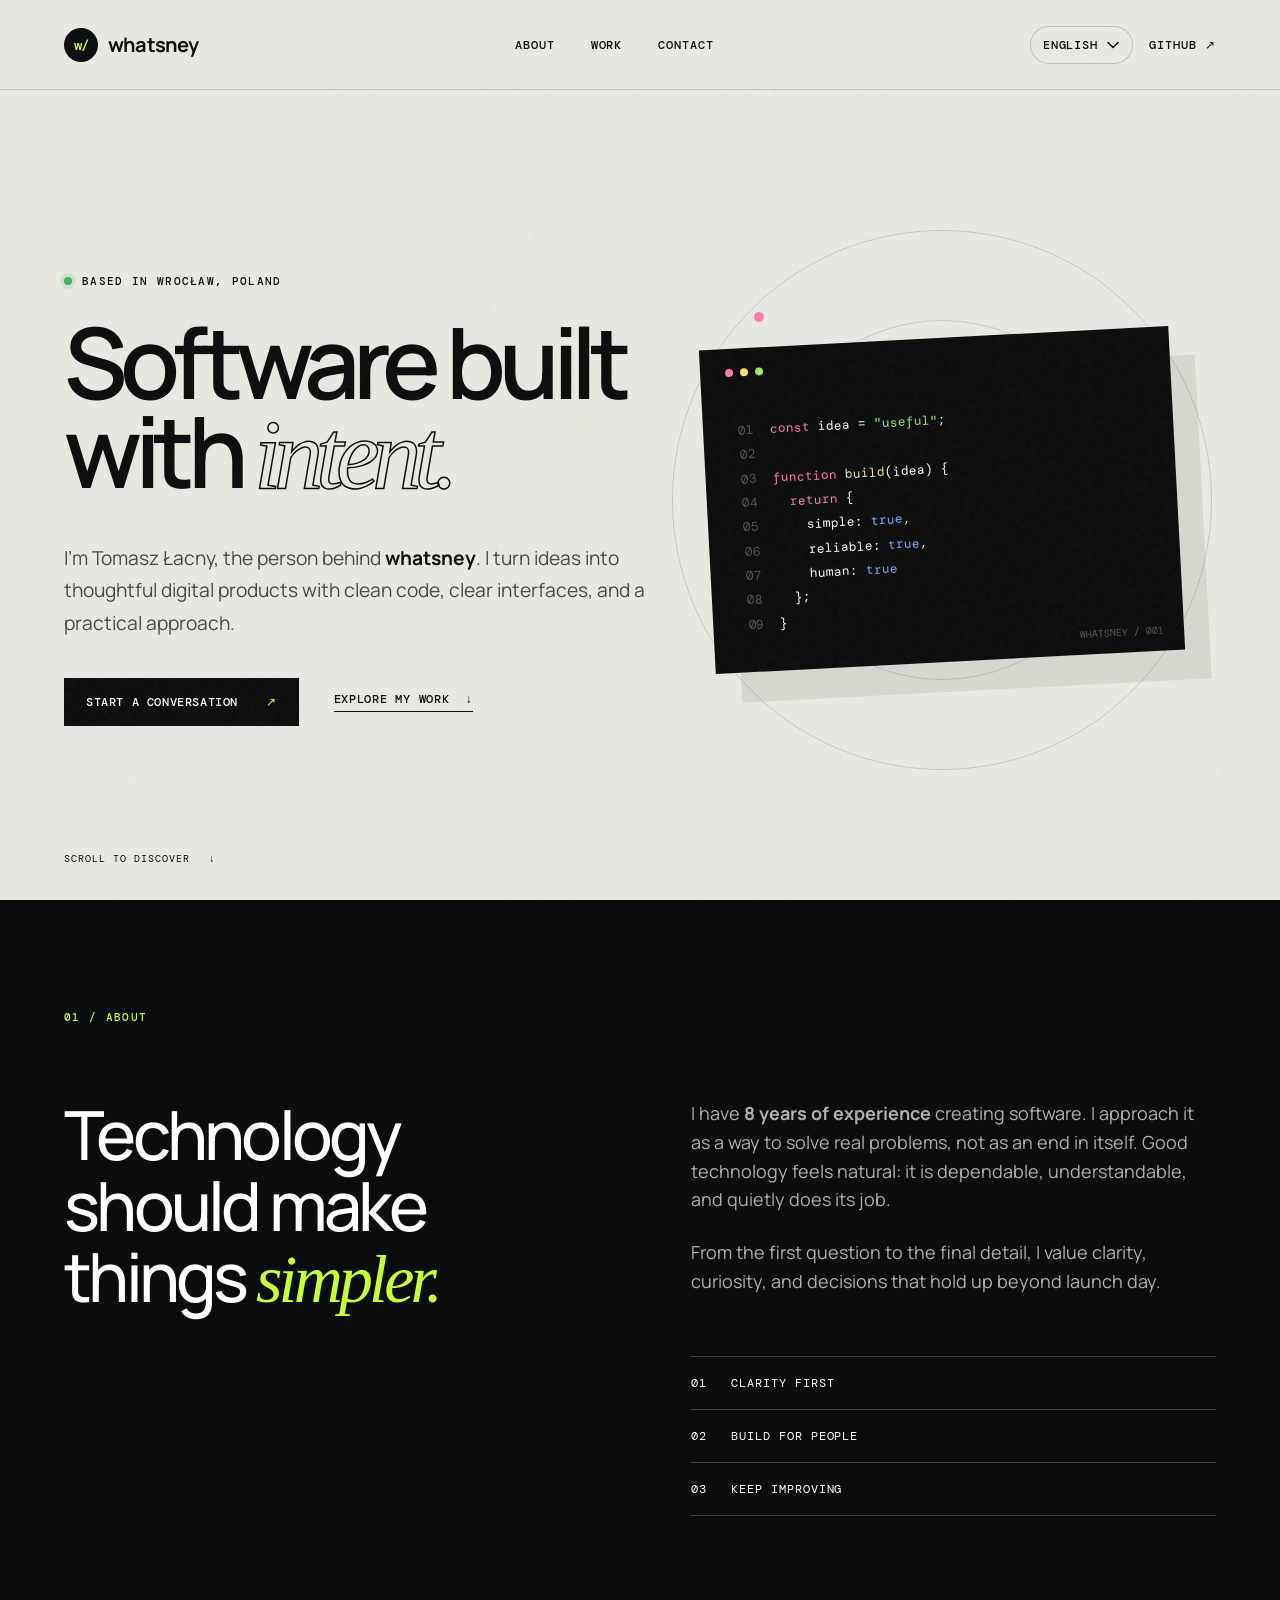
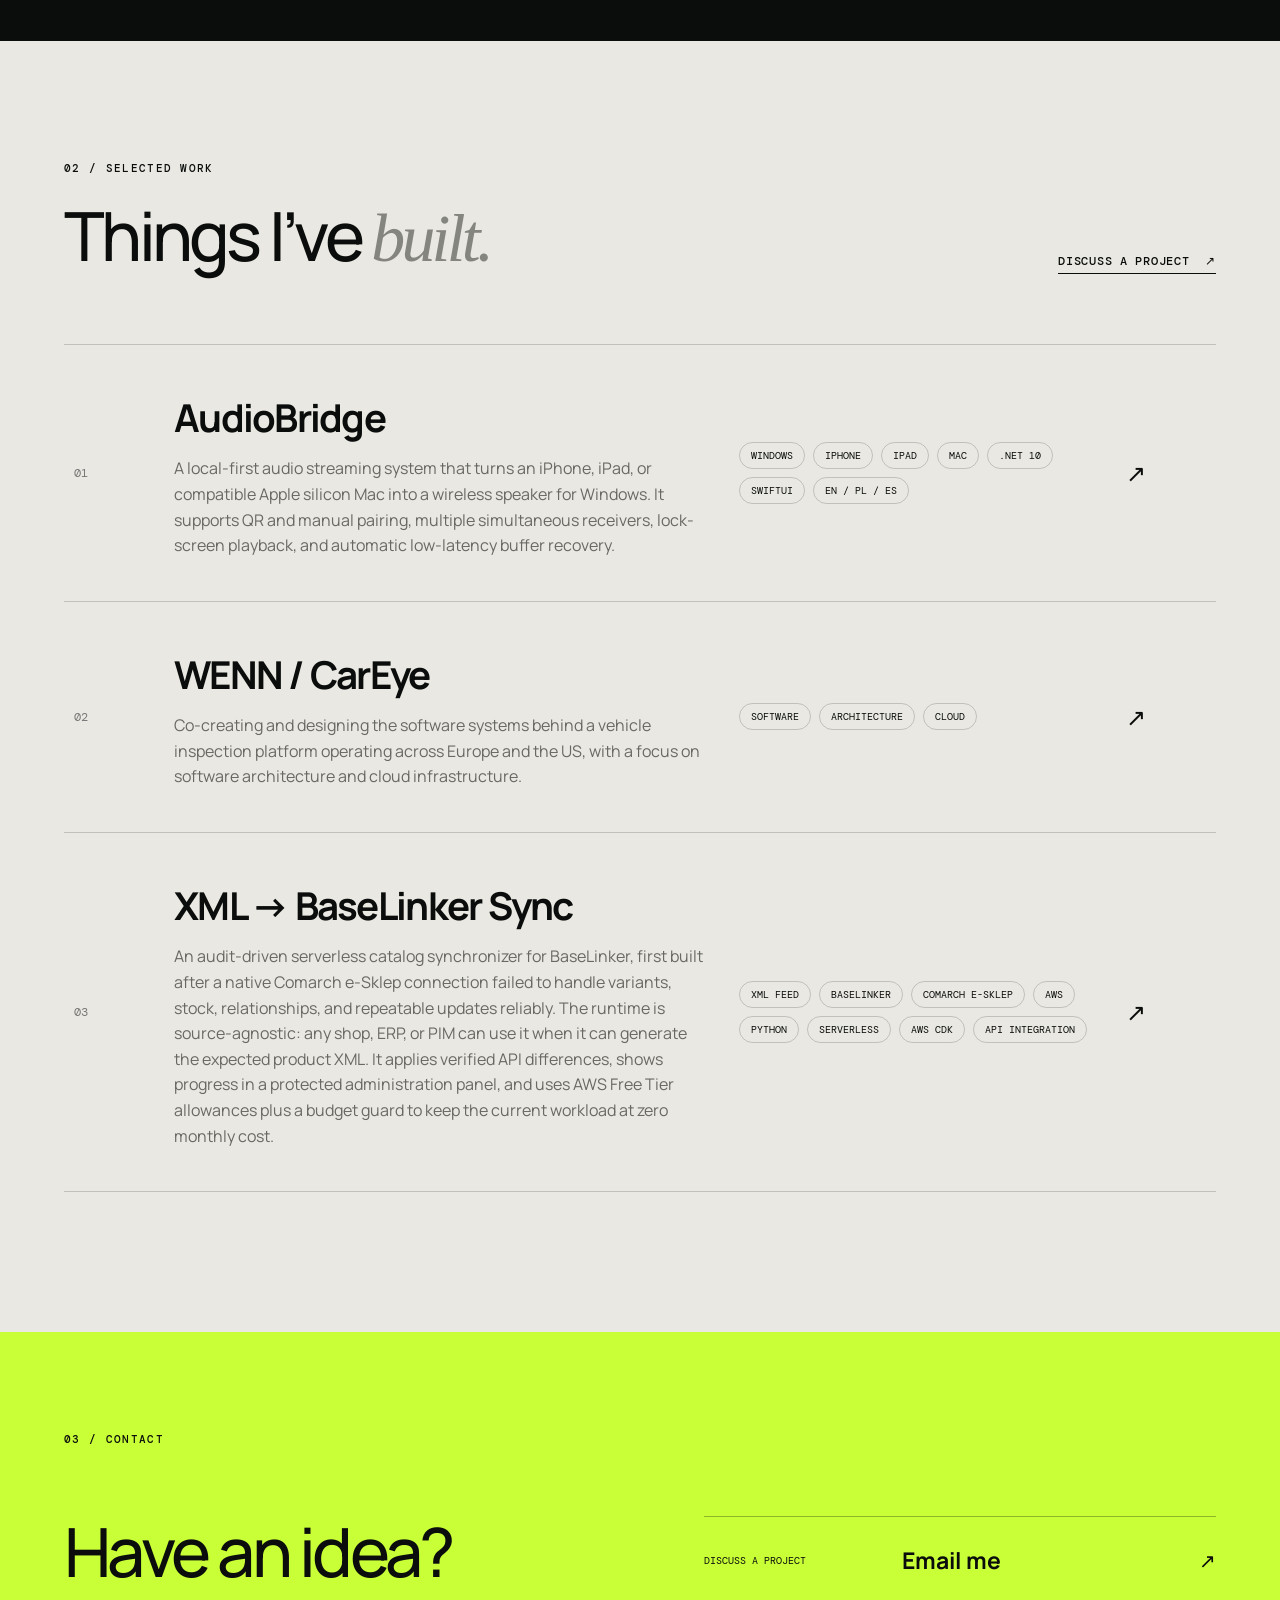
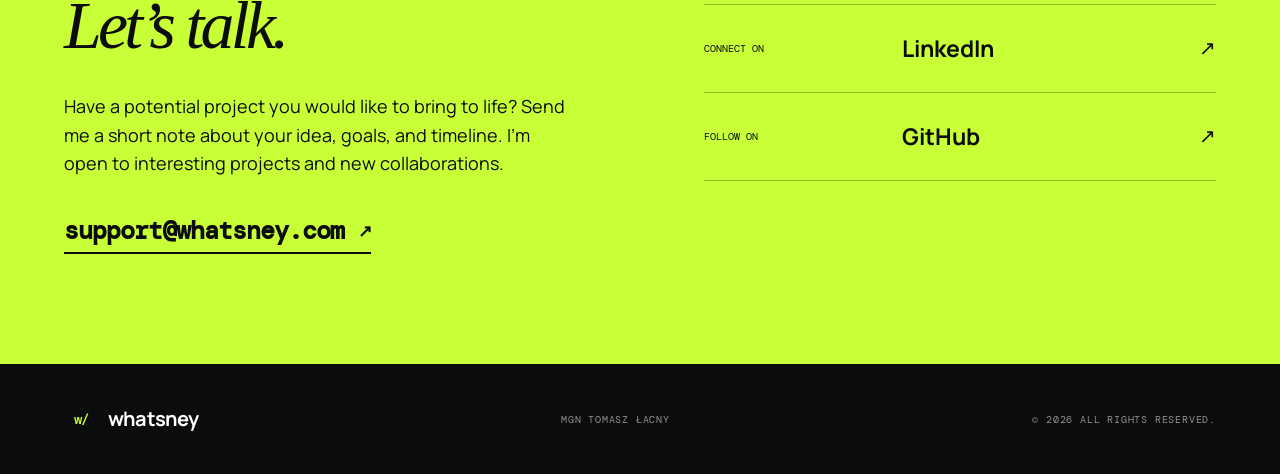
<file: index.html>
<!doctype html>
<html lang="en" data-active-lang="en">
<head>
  <meta charset="utf-8">
  <meta name="viewport" content="width=device-width, initial-scale=1">
  <meta name="description" content="whatsney — independent software work by Tomasz Łacny, including AudioBridge and a serverless XML-to-BaseLinker catalog synchronizer first deployed for Comarch e-Sklep.">
  <meta name="theme-color" content="#0b0d0c">
  <meta property="og:title" content="whatsney — Software built with intent">
  <meta property="og:description" content="Independent software work by Tomasz Łacny, including local-first products and practical serverless integrations.">
  <meta property="og:type" content="website">
  <meta property="og:url" content="https://whatsney.com">
  <title>whatsney — Tomasz Łacny</title>
  <link rel="icon" href="favicon.svg" type="image/svg+xml">
  <link rel="icon" href="favicon.ico" sizes="any">
  <link rel="apple-touch-icon" href="apple-touch-icon.png">
  <link rel="preconnect" href="https://fonts.googleapis.com">
  <link rel="preconnect" href="https://fonts.gstatic.com" crossorigin>
  <link href="https://fonts.googleapis.com/css2?family=DM+Mono:wght@400;500&family=Manrope:wght@400;500;600;700&display=swap" rel="stylesheet">
  <link rel="stylesheet" href="styles.css">
</head>
<body>
  <div class="grain" aria-hidden="true"></div>

  <header class="site-header">
    <a class="logo" href="#top" aria-label="whatsney home" data-i18n-aria-label="logoAriaLabel">
      <span class="logo-mark">w/</span>
      <span>whatsney</span>
    </a>
    <nav aria-label="Primary navigation" data-i18n-aria-label="navigationAriaLabel">
      <a href="#about" data-i18n="navAbout">About</a>
      <a href="#work" data-i18n="navWork">Work</a>
      <a href="#contact" data-i18n="navContact">Contact</a>
    </nav>
    <div class="header-actions">
      <select class="language-picker" data-language-picker aria-label="Language" data-i18n-aria-label="languagePickerAriaLabel">
        <option value="en">English</option>
        <option value="pl">Polski</option>
      </select>
      <a class="header-link" href="https://github.com/whatsney" target="_blank" rel="noreferrer">
        GitHub <span aria-hidden="true">↗</span>
      </a>
    </div>
  </header>

  <main id="top">
    <section class="hero" aria-labelledby="hero-title">
      <div class="hero-copy">
        <p class="eyebrow"><span class="status-dot"></span><span data-i18n="heroEyebrow">Based in Wrocław, Poland</span></p>
        <h1 id="hero-title" data-i18n="heroTitle">Software built<br>with <em>intent.</em></h1>
        <p class="hero-intro" data-i18n="heroIntro">
          I’m Tomasz Łacny, the person behind <strong>whatsney</strong>.
          I turn ideas into thoughtful digital products with clean code,
          clear interfaces, and a practical approach.
        </p>
        <div class="hero-actions">
          <a class="button button-primary" href="#contact" data-i18n="heroPrimaryAction">Start a conversation <span aria-hidden="true">↗</span></a>
          <a class="text-link" href="#work" data-i18n="heroSecondaryAction">Explore my work <span aria-hidden="true">↓</span></a>
        </div>
      </div>

      <div class="hero-visual" aria-hidden="true">
        <div class="orbit orbit-one"></div>
        <div class="orbit orbit-two"></div>
        <div class="code-card">
          <div class="code-bar"><i></i><i></i><i></i></div>
          <pre><span class="muted">01</span>  <span class="pink">const</span> idea = <span class="green">"useful"</span>;
<span class="muted">02</span>
<span class="muted">03</span>  <span class="pink">function</span> <span class="cream">build</span>(idea) {
<span class="muted">04</span>    <span class="pink">return</span> {
<span class="muted">05</span>      simple: <span class="blue">true</span>,
<span class="muted">06</span>      reliable: <span class="blue">true</span>,
<span class="muted">07</span>      human: <span class="blue">true</span>
<span class="muted">08</span>    };
<span class="muted">09</span>  }</pre>
          <span class="code-label">WHATSNEY / 001</span>
        </div>
      </div>
      <p class="scroll-note" data-i18n="scrollNote">Scroll to discover <span aria-hidden="true">↓</span></p>
    </section>

    <section class="manifesto" id="about">
      <p class="section-number" data-i18n="aboutSectionNumber">01 / ABOUT</p>
      <div class="manifesto-grid">
        <h2 data-i18n="aboutTitle">Technology should make<br>things <em>simpler.</em></h2>
        <div class="manifesto-copy">
          <p data-i18n="aboutBodyOne">I have <strong><span id="experience-years">8</span> years of experience</strong> creating software. I approach it as a way to solve real problems, not as an end in itself. Good technology feels natural: it is dependable, understandable, and quietly does its job.</p>
          <p data-i18n="aboutBodyTwo">From the first question to the final detail, I value clarity, curiosity, and decisions that hold up beyond launch day.</p>
          <div class="principles">
            <span data-i18n="principleOne">01&nbsp;&nbsp; Clarity first</span>
            <span data-i18n="principleTwo">02&nbsp;&nbsp; Build for people</span>
            <span data-i18n="principleThree">03&nbsp;&nbsp; Keep improving</span>
          </div>
        </div>
      </div>
    </section>

    <section class="work" id="work">
      <div class="section-heading">
        <div>
          <p class="section-number" data-i18n="workSectionNumber">02 / SELECTED WORK</p>
          <h2 data-i18n="workTitle">Things I’ve <em>built.</em></h2>
        </div>
        <a class="text-link" href="#contact" data-i18n="workAction">Discuss a project <span aria-hidden="true">↗</span></a>
      </div>

      <div class="project-list">
        <a class="project project-featured" href="audiobridge/">
          <span class="project-index">01</span>
          <div>
            <h3>AudioBridge</h3>
            <p data-i18n="projectAudioBridgeDescription">A local-first audio streaming system that turns an iPhone, iPad, or compatible Apple silicon Mac into a wireless speaker for Windows. It supports QR and manual pairing, multiple simultaneous receivers, lock-screen playback, and automatic low-latency buffer recovery.</p>
          </div>
          <div class="project-meta"><span>Windows</span><span>iPhone</span><span>iPad</span><span>Mac</span><span>.NET 10</span><span>SwiftUI</span><span>EN / PL / ES</span></div>
          <span class="project-arrow" aria-label="Open AudioBridge product page" data-i18n-aria-label="projectAudioBridgeAriaLabel">↗</span>
        </a>
        <a class="project" href="https://www.wenn.no/" target="_blank" rel="noreferrer">
          <span class="project-index">02</span>
          <div>
            <h3>WENN / CarEye</h3>
            <p data-i18n="projectWennDescription">Co-creating and designing the software systems behind a vehicle inspection platform operating across Europe and the US, with a focus on software architecture and cloud infrastructure.</p>
          </div>
          <div class="project-meta"><span data-i18n="tagSoftware">Software</span><span data-i18n="tagArchitecture">Architecture</span><span data-i18n="tagCloud">Cloud</span></div>
          <span class="project-arrow">↗</span>
        </a>
        <a class="project" href="https://github.com/whatsney/comarch-baselinker-sync" target="_blank" rel="noreferrer">
          <span class="project-index">03</span>
          <div>
            <h3>XML → BaseLinker Sync</h3>
            <p data-i18n="projectBaseLinkerDescription">An audit-driven serverless catalog synchronizer for BaseLinker, first built after a native Comarch e-Sklep connection failed to handle variants, stock, relationships, and repeatable updates reliably. The runtime is source-agnostic: any shop, ERP, or PIM can use it when it can generate the expected product XML. It applies verified API differences, shows progress in a protected administration panel, and uses AWS Free Tier allowances plus a budget guard to keep the current workload at zero monthly cost.</p>
          </div>
          <div class="project-meta"><span data-i18n="tagXmlFeed">XML Feed</span><span>BaseLinker</span><span>Comarch e-Sklep</span><span>AWS</span><span>Python</span><span>Serverless</span><span>AWS CDK</span><span data-i18n="tagApiIntegration">API Integration</span></div>
          <span class="project-arrow" aria-label="Open the XML to BaseLinker Sync repository" data-i18n-aria-label="projectBaseLinkerAriaLabel">↗</span>
        </a>
      </div>
    </section>

    <section class="contact" id="contact">
      <p class="section-number" data-i18n="contactSectionNumber">03 / CONTACT</p>
      <div class="contact-grid">
        <div>
          <h2 data-i18n="contactTitle">Have an idea?<br><em>Let’s talk.</em></h2>
          <p data-i18n="contactBody">Have a potential project you would like to bring to life? Send me a short note about your idea, goals, and timeline. I’m open to interesting projects and new collaborations.</p>
          <a class="contact-email" href="mailto:support@whatsney.com?subject=Potential%20project" data-i18n-href="contactMailHref">
            support@whatsney.com <span>↗</span>
          </a>
        </div>
        <div class="contact-links">
          <a href="mailto:support@whatsney.com?subject=Potential%20project" data-i18n-href="contactMailHref">
            <span data-i18n="contactProjectLabel">Discuss a project</span><strong data-i18n="contactEmailLabel">Email me</strong><i>↗</i>
          </a>
          <a href="https://www.linkedin.com/in/tomasz-%C5%82acny-617607121/" target="_blank" rel="noreferrer">
            <span data-i18n="contactConnectLabel">Connect on</span><strong>LinkedIn</strong><i>↗</i>
          </a>
          <a href="https://github.com/whatsney" target="_blank" rel="noreferrer">
            <span data-i18n="contactFollowLabel">Follow on</span><strong>GitHub</strong><i>↗</i>
          </a>
        </div>
      </div>
    </section>
  </main>

  <footer>
    <a class="logo" href="#top"><span class="logo-mark">w/</span><span>whatsney</span></a>
    <p>MGN Tomasz Łacny</p>
    <p data-i18n="footerRights">© <span id="year">2026</span> All rights reserved.</p>
  </footer>

  <script src="script.js"></script>
</body>
</html>
</file>
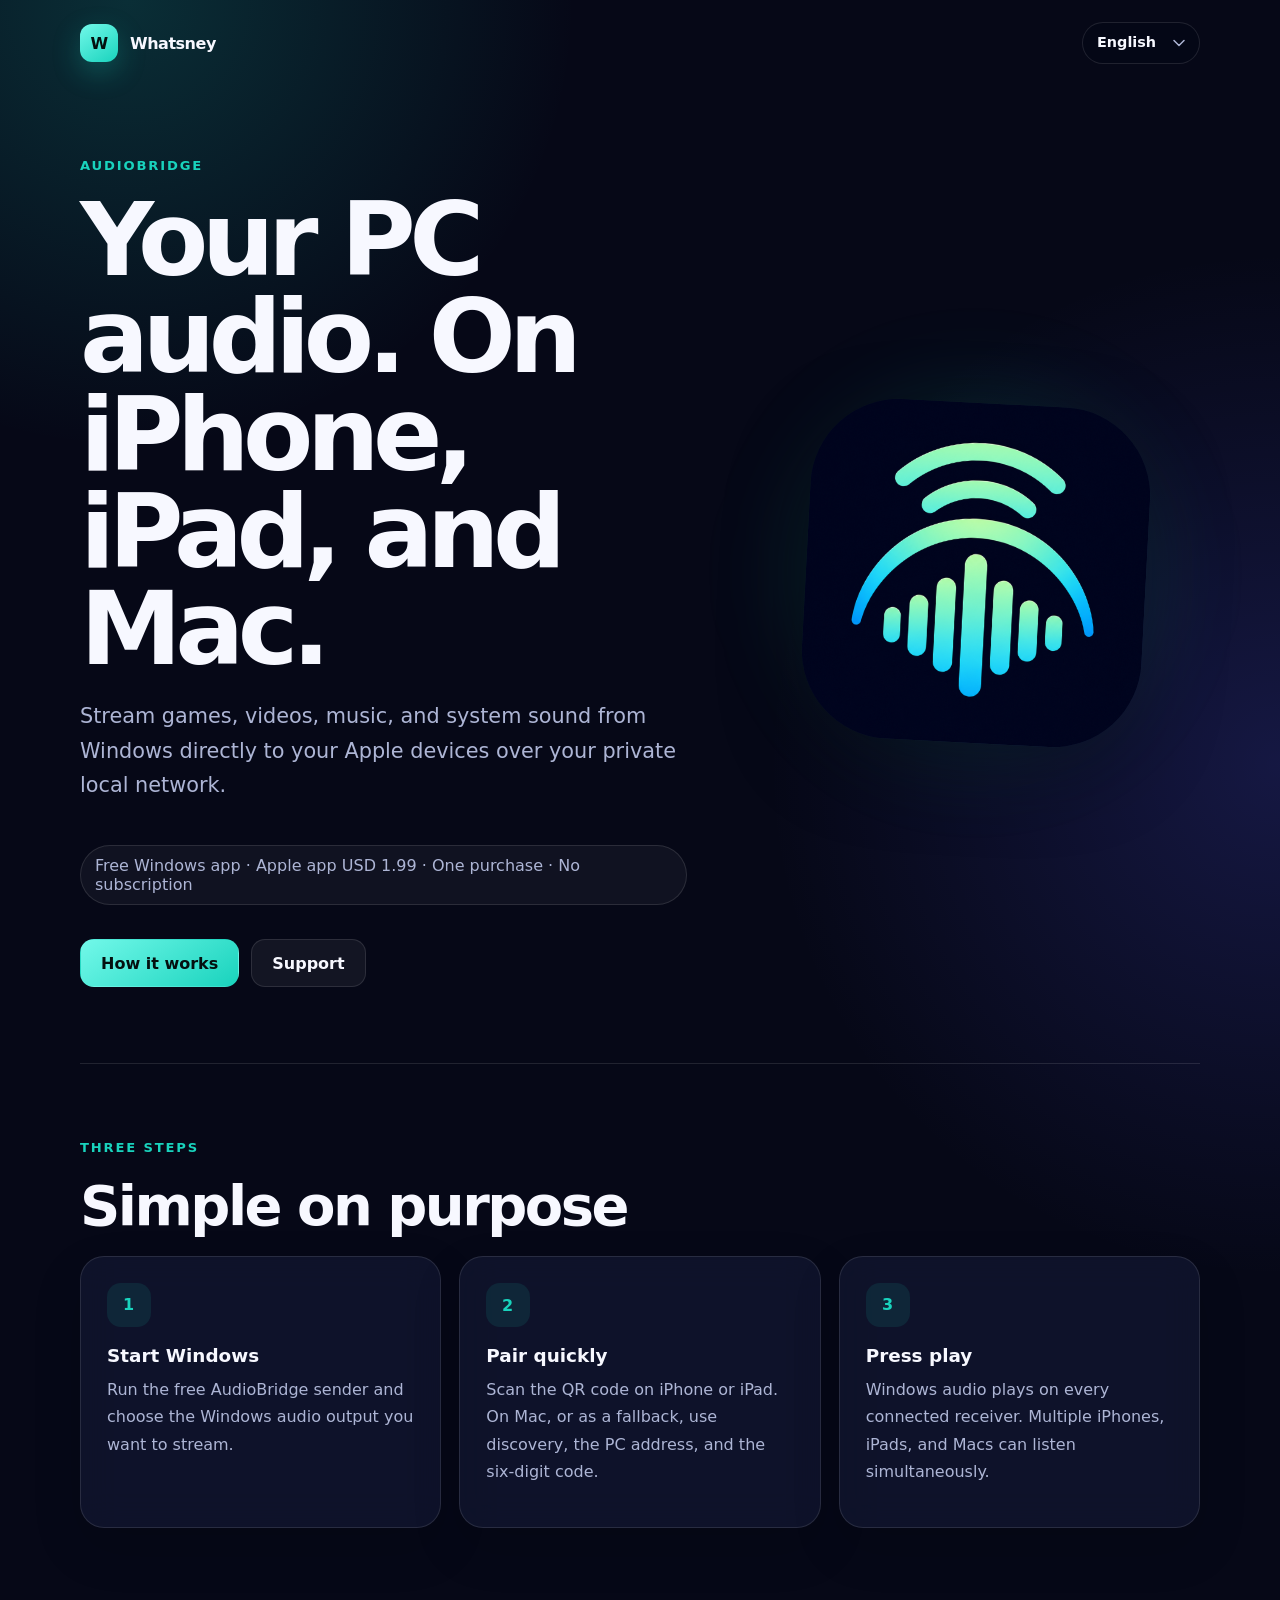
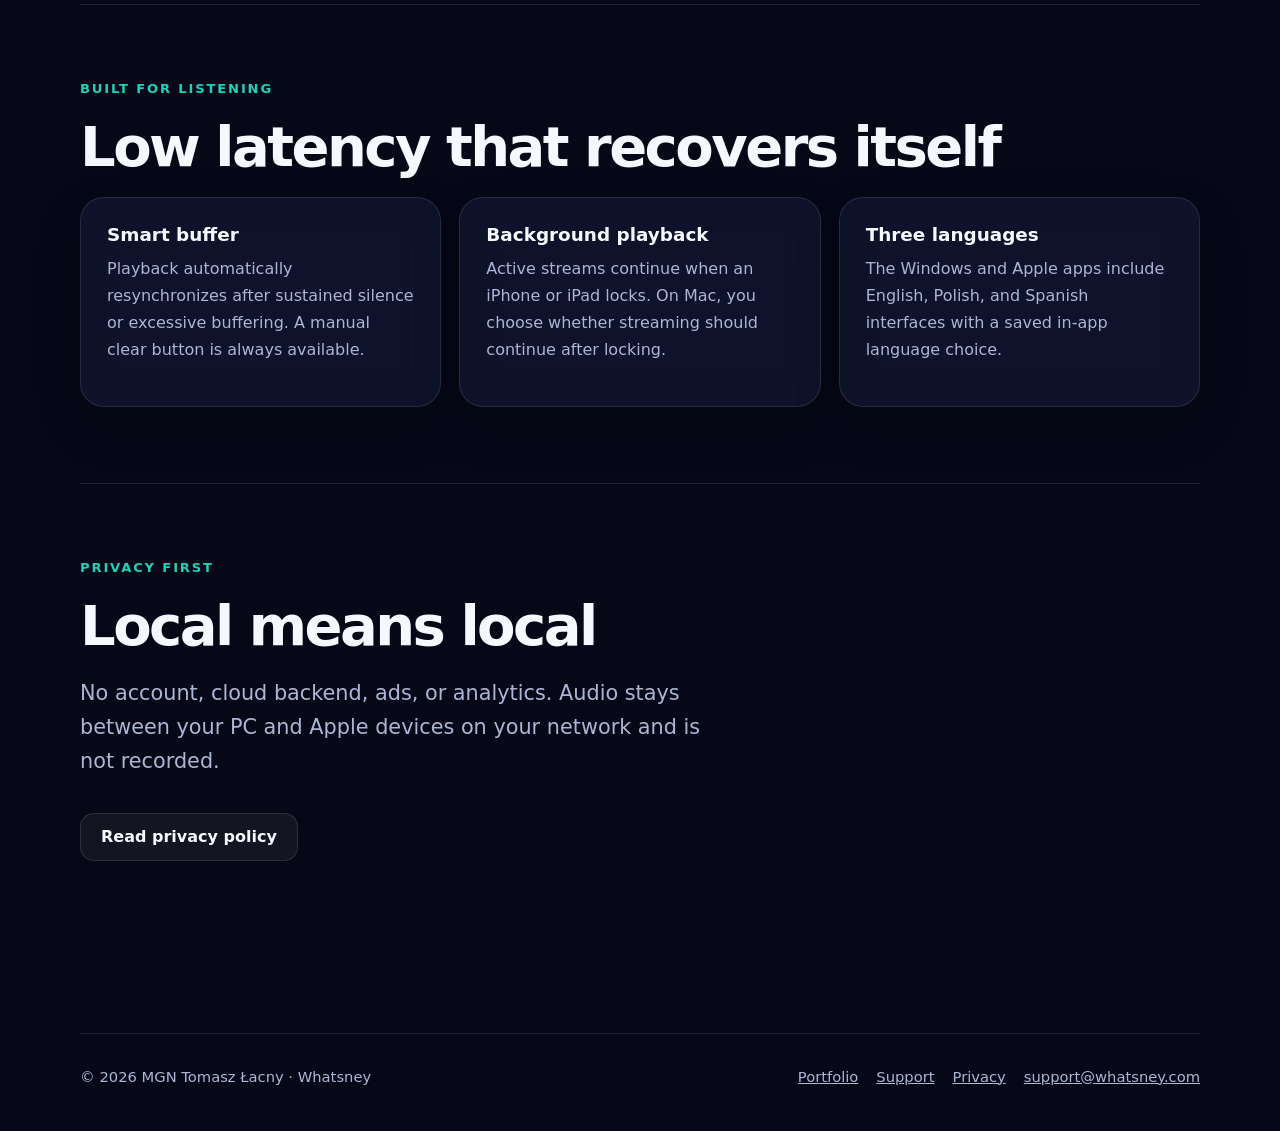
<file: audiobridge/index.html>
<!doctype html>
<html lang="en" data-active-lang="en">
  <head>
    <meta charset="utf-8">
    <meta name="viewport" content="width=device-width, initial-scale=1">
    <meta name="description" content="AudioBridge streams Windows audio directly to your iPhone, iPad, or Mac over a private local network.">
    <meta property="og:title" content="AudioBridge by Whatsney">
    <meta property="og:description" content="Turn an iPhone, iPad, or Mac into a wireless speaker for Windows.">
    <meta property="og:type" content="website">
    <meta property="og:url" content="https://whatsney.com/audiobridge/">
    <title>AudioBridge by Whatsney</title>
    <link rel="stylesheet" href="assets/styles.css">
    <script src="assets/site.js" defer></script>
  </head>
  <body>
    <header class="site-header">
      <a class="brand" href="../" aria-label="Back to Whatsney portfolio">
        <span class="brand-mark">W</span>
        <span>Whatsney</span>
      </a>
      <div class="header-actions">
        <select class="language-picker" data-language-picker aria-label="Language">
          <option value="en">English</option>
          <option value="pl">Polski</option>
          <option value="es">Español</option>
        </select>
      </div>
    </header>

    <main class="page-shell">
      <section class="hero">
        <div>
          <p class="eyebrow">AudioBridge</p>
          <div data-lang="en">
            <h1>Your PC audio. On iPhone, iPad, and Mac.</h1>
            <p class="lead">Stream games, videos, music, and system sound from Windows directly to your Apple devices over your private local network.</p>
            <div class="pricing-note">Free Windows app · Apple app USD 1.99 · One purchase · No subscription</div>
          </div>
          <div data-lang="pl">
            <h1>Dźwięk z PC. Na iPhonie, iPadzie i Macu.</h1>
            <p class="lead">Przesyłaj gry, filmy, muzykę i dźwięki systemowe z Windows bezpośrednio na urządzenia Apple przez prywatną sieć lokalną.</p>
            <div class="pricing-note">Windows bezpłatny · Aplikacja Apple 1,99 USD · Jeden zakup · Bez subskrypcji</div>
          </div>
          <div data-lang="es">
            <h1>El audio del PC. En iPhone, iPad y Mac.</h1>
            <p class="lead">Transmite juegos, vídeos, música y sonido del sistema desde Windows directamente a tus dispositivos Apple por la red local privada.</p>
            <div class="pricing-note">Windows gratis · Aplicación Apple 1,99 USD · Una compra · Sin suscripción</div>
          </div>
          <div class="actions">
            <a class="button primary" href="#how-it-works">
              <span data-lang="en">How it works</span>
              <span data-lang="pl">Jak to działa</span>
              <span data-lang="es">Cómo funciona</span>
            </a>
            <a class="button secondary" href="support/">
              <span data-lang="en">Support</span>
              <span data-lang="pl">Pomoc</span>
              <span data-lang="es">Soporte</span>
            </a>
          </div>
        </div>
        <div class="product-visual">
          <img class="app-icon" src="assets/audiobridge-icon.png" alt="AudioBridge app icon">
        </div>
      </section>

      <section class="section" id="how-it-works">
        <div data-lang="en"><p class="eyebrow">Three steps</p><h2>Simple on purpose</h2></div>
        <div data-lang="pl"><p class="eyebrow">Trzy kroki</p><h2>Celowo proste</h2></div>
        <div data-lang="es"><p class="eyebrow">Tres pasos</p><h2>Simple a propósito</h2></div>

        <div class="grid">
          <article class="card">
            <div class="card-icon">1</div>
            <div data-lang="en"><h3>Start Windows</h3><p>Run the free AudioBridge sender and choose the Windows audio output you want to stream.</p></div>
            <div data-lang="pl"><h3>Uruchom Windows</h3><p>Włącz bezpłatny nadajnik AudioBridge i wybierz wyjście dźwięku Windows, które chcesz przesyłać.</p></div>
            <div data-lang="es"><h3>Inicia Windows</h3><p>Abre el transmisor gratuito AudioBridge y elige la salida de audio de Windows que quieres transmitir.</p></div>
          </article>
          <article class="card">
            <div class="card-icon">2</div>
            <div data-lang="en"><h3>Pair quickly</h3><p>Scan the QR code on iPhone or iPad. On Mac, or as a fallback, use discovery, the PC address, and the six-digit code.</p></div>
            <div data-lang="pl"><h3>Szybko sparuj</h3><p>Zeskanuj kod QR na iPhonie lub iPadzie. Na Macu albo awaryjnie użyj wykrywania, adresu PC i sześciocyfrowego kodu.</p></div>
            <div data-lang="es"><h3>Empareja rápido</h3><p>Escanea el QR en iPhone o iPad. En Mac, o como alternativa, usa la detección, la dirección del PC y el código de seis dígitos.</p></div>
          </article>
          <article class="card">
            <div class="card-icon">3</div>
            <div data-lang="en"><h3>Press play</h3><p>Windows audio plays on every connected receiver. Multiple iPhones, iPads, and Macs can listen simultaneously.</p></div>
            <div data-lang="pl"><h3>Włącz dźwięk</h3><p>Dźwięk Windows gra na każdym połączonym odbiorniku. Kilka iPhone'ów, iPadów i Maców może słuchać jednocześnie.</p></div>
            <div data-lang="es"><h3>Reproduce</h3><p>El audio de Windows suena en cada receptor conectado. Varios iPhone, iPad y Mac pueden escuchar a la vez.</p></div>
          </article>
        </div>
      </section>

      <section class="section">
        <div data-lang="en"><p class="eyebrow">Built for listening</p><h2>Low latency that recovers itself</h2></div>
        <div data-lang="pl"><p class="eyebrow">Stworzone do słuchania</p><h2>Niskie opóźnienie, które samo się koryguje</h2></div>
        <div data-lang="es"><p class="eyebrow">Creado para escuchar</p><h2>Baja latencia que se recupera sola</h2></div>
        <div class="grid">
          <article class="card">
            <div data-lang="en"><h3>Smart buffer</h3><p>Playback automatically resynchronizes after sustained silence or excessive buffering. A manual clear button is always available.</p></div>
            <div data-lang="pl"><h3>Inteligentny bufor</h3><p>Odtwarzanie automatycznie synchronizuje się po dłuższej ciszy lub nadmiernym zapełnieniu bufora. Dostępne jest też ręczne czyszczenie.</p></div>
            <div data-lang="es"><h3>Búfer inteligente</h3><p>La reproducción se resincroniza tras un silencio prolongado o un búfer excesivo. También puedes vaciarlo manualmente.</p></div>
          </article>
          <article class="card">
            <div data-lang="en"><h3>Background playback</h3><p>Active streams continue when an iPhone or iPad locks. On Mac, you choose whether streaming should continue after locking.</p></div>
            <div data-lang="pl"><h3>Odtwarzanie w tle</h3><p>Aktywny stream działa po zablokowaniu iPhone'a lub iPada. Na Macu sam wybierasz zachowanie po blokadzie.</p></div>
            <div data-lang="es"><h3>Reproducción en segundo plano</h3><p>La transmisión continúa al bloquear el iPhone o iPad. En Mac, tú eliges qué ocurre tras el bloqueo.</p></div>
          </article>
          <article class="card">
            <div data-lang="en"><h3>Three languages</h3><p>The Windows and Apple apps include English, Polish, and Spanish interfaces with a saved in-app language choice.</p></div>
            <div data-lang="pl"><h3>Trzy języki</h3><p>Aplikacje Windows i Apple mają interfejs angielski, polski i hiszpański oraz zapamiętują wybór języka.</p></div>
            <div data-lang="es"><h3>Tres idiomas</h3><p>Las aplicaciones para Windows y Apple incluyen inglés, polaco y español, y recuerdan el idioma elegido.</p></div>
          </article>
        </div>
      </section>

      <section class="section">
        <div data-lang="en"><p class="eyebrow">Privacy first</p><h2>Local means local</h2><p class="lead">No account, cloud backend, ads, or analytics. Audio stays between your PC and Apple devices on your network and is not recorded.</p></div>
        <div data-lang="pl"><p class="eyebrow">Prywatność</p><h2>Lokalnie znaczy lokalnie</h2><p class="lead">Bez konta, chmury, reklam i analityki. Dźwięk pozostaje między PC i urządzeniami Apple w Twojej sieci i nie jest nagrywany.</p></div>
        <div data-lang="es"><p class="eyebrow">Privacidad</p><h2>Local significa local</h2><p class="lead">Sin cuenta, nube, anuncios ni analíticas. El audio permanece entre el PC y los dispositivos Apple de tu red y no se graba.</p></div>
        <div class="actions">
          <a class="button secondary" href="privacy/">
            <span data-lang="en">Read privacy policy</span>
            <span data-lang="pl">Przeczytaj politykę prywatności</span>
            <span data-lang="es">Leer la política de privacidad</span>
          </a>
        </div>
      </section>
    </main>

    <footer class="site-footer">
      <span>© 2026 MGN Tomasz Łacny · Whatsney</span>
      <div class="footer-links">
        <a href="../">Portfolio</a>
        <a href="support/">Support</a>
        <a href="privacy/">Privacy</a>
        <a href="mailto:support@whatsney.com">support@whatsney.com</a>
      </div>
    </footer>
  </body>
</html>
</file>
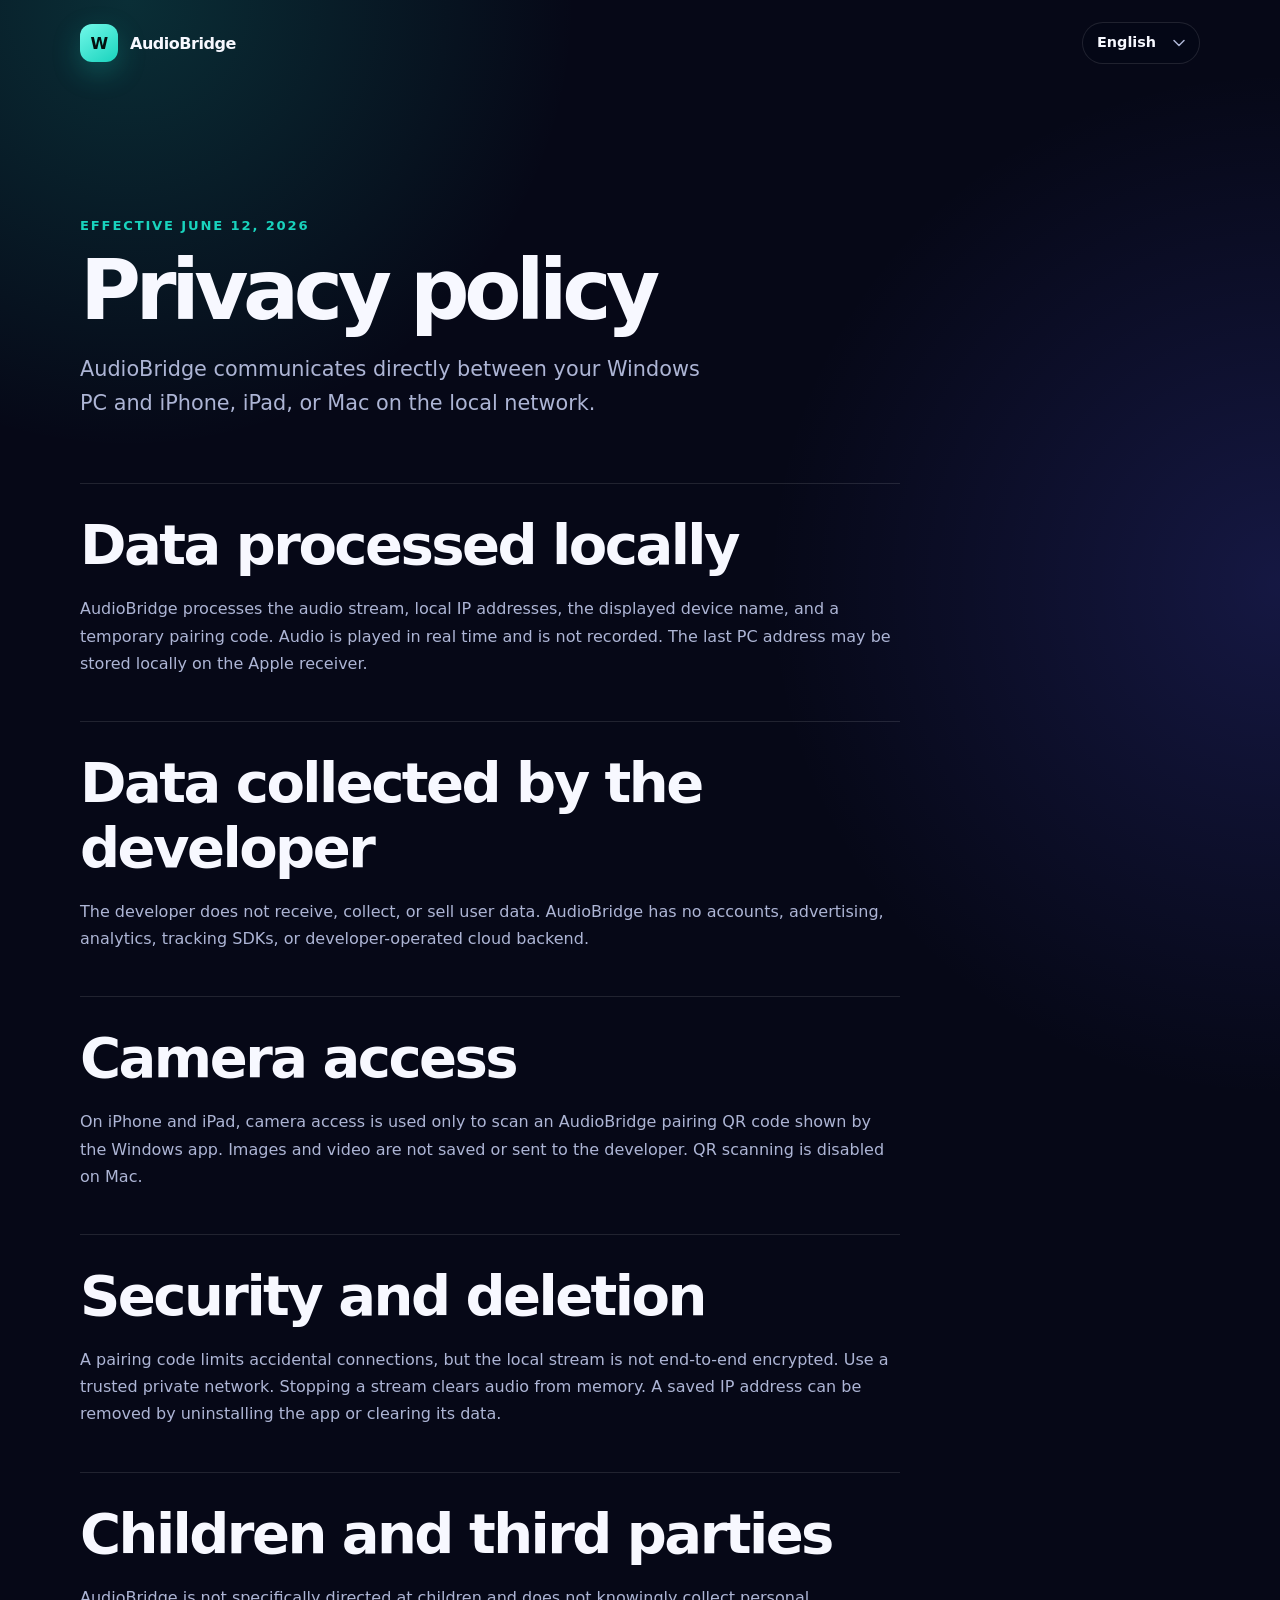
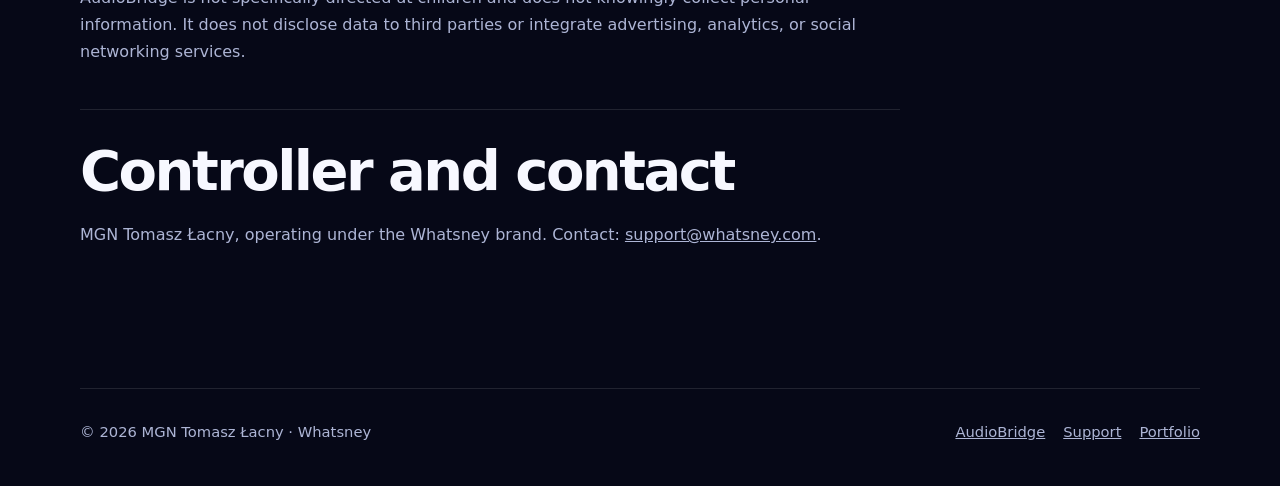
<file: audiobridge/privacy/index.html>
<!doctype html>
<html lang="en" data-active-lang="en">
  <head>
    <meta charset="utf-8">
    <meta name="viewport" content="width=device-width, initial-scale=1">
    <meta name="description" content="AudioBridge privacy policy.">
    <title>AudioBridge Privacy Policy</title>
    <link rel="stylesheet" href="../assets/styles.css">
    <script src="../assets/site.js" defer></script>
  </head>
  <body>
    <header class="site-header">
      <a class="brand" href="../">
        <span class="brand-mark">W</span>
        <span>AudioBridge</span>
      </a>
      <select class="language-picker" data-language-picker aria-label="Language">
        <option value="en">English</option>
        <option value="pl">Polski</option>
        <option value="es">Español</option>
      </select>
    </header>

    <main class="page-shell">
      <div class="page-heading">
        <p class="eyebrow">Effective June 12, 2026</p>
        <div data-lang="en"><h1>Privacy policy</h1><p class="lead">AudioBridge communicates directly between your Windows PC and iPhone, iPad, or Mac on the local network.</p></div>
        <div data-lang="pl"><h1>Polityka prywatności</h1><p class="lead">AudioBridge komunikuje się bezpośrednio między komputerem Windows i iPhonem, iPadem lub Makiem w sieci lokalnej.</p></div>
        <div data-lang="es"><h1>Política de privacidad</h1><p class="lead">AudioBridge se comunica directamente entre tu PC Windows y el iPhone, iPad o Mac en la red local.</p></div>
      </div>

      <article class="prose">
        <section>
          <div data-lang="en"><h2>Data processed locally</h2><p>AudioBridge processes the audio stream, local IP addresses, the displayed device name, and a temporary pairing code. Audio is played in real time and is not recorded. The last PC address may be stored locally on the Apple receiver.</p></div>
          <div data-lang="pl"><h2>Dane przetwarzane lokalnie</h2><p>AudioBridge przetwarza strumień dźwięku, lokalne adresy IP, wyświetlaną nazwę urządzenia i tymczasowy kod parowania. Dźwięk jest odtwarzany na bieżąco i nie jest nagrywany. Ostatni adres PC może być zapisany lokalnie na odbiorniku Apple.</p></div>
          <div data-lang="es"><h2>Datos tratados localmente</h2><p>AudioBridge trata el flujo de audio, las direcciones IP locales, el nombre mostrado del dispositivo y un código de emparejamiento temporal. El audio se reproduce en tiempo real y no se graba. La última dirección del PC puede guardarse localmente en el receptor Apple.</p></div>
        </section>

        <section>
          <div data-lang="en"><h2>Data collected by the developer</h2><p>The developer does not receive, collect, or sell user data. AudioBridge has no accounts, advertising, analytics, tracking SDKs, or developer-operated cloud backend.</p></div>
          <div data-lang="pl"><h2>Dane zbierane przez twórcę</h2><p>Twórca nie otrzymuje, nie gromadzi i nie sprzedaje danych użytkownika. AudioBridge nie zawiera kont, reklam, analityki, śledzących SDK ani chmury obsługiwanej przez twórcę.</p></div>
          <div data-lang="es"><h2>Datos recopilados por el desarrollador</h2><p>El desarrollador no recibe, recopila ni vende datos del usuario. AudioBridge no contiene cuentas, publicidad, analíticas, SDK de seguimiento ni backend en la nube operado por el desarrollador.</p></div>
        </section>

        <section>
          <div data-lang="en"><h2>Camera access</h2><p>On iPhone and iPad, camera access is used only to scan an AudioBridge pairing QR code shown by the Windows app. Images and video are not saved or sent to the developer. QR scanning is disabled on Mac.</p></div>
          <div data-lang="pl"><h2>Dostęp do aparatu</h2><p>Na iPhonie i iPadzie aparat służy wyłącznie do zeskanowania kodu QR parowania wyświetlanego przez aplikację Windows. Obrazy i wideo nie są zapisywane ani wysyłane do twórcy. Skanowanie QR jest wyłączone na Macu.</p></div>
          <div data-lang="es"><h2>Acceso a la cámara</h2><p>En iPhone y iPad, la cámara se usa únicamente para escanear el código QR de emparejamiento mostrado por Windows. Las imágenes y el vídeo no se guardan ni se envían al desarrollador. El escaneo QR está desactivado en Mac.</p></div>
        </section>

        <section>
          <div data-lang="en"><h2>Security and deletion</h2><p>A pairing code limits accidental connections, but the local stream is not end-to-end encrypted. Use a trusted private network. Stopping a stream clears audio from memory. A saved IP address can be removed by uninstalling the app or clearing its data.</p></div>
          <div data-lang="pl"><h2>Bezpieczeństwo i usuwanie</h2><p>Kod parowania ogranicza przypadkowe połączenia, ale lokalny strumień nie jest szyfrowany end-to-end. Używaj zaufanej sieci prywatnej. Zatrzymanie streamu usuwa dźwięk z pamięci. Zapisany adres IP można usunąć przez odinstalowanie aplikacji lub wyczyszczenie jej danych.</p></div>
          <div data-lang="es"><h2>Seguridad y eliminación</h2><p>El código de emparejamiento limita conexiones accidentales, pero el flujo local no está cifrado de extremo a extremo. Usa una red privada de confianza. Al detener la transmisión, el audio se elimina de la memoria. La dirección IP guardada puede eliminarse desinstalando la aplicación o borrando sus datos.</p></div>
        </section>

        <section>
          <div data-lang="en"><h2>Children and third parties</h2><p>AudioBridge is not specifically directed at children and does not knowingly collect personal information. It does not disclose data to third parties or integrate advertising, analytics, or social networking services.</p></div>
          <div data-lang="pl"><h2>Dzieci i inne podmioty</h2><p>AudioBridge nie jest kierowany specjalnie do dzieci i nie gromadzi świadomie danych osobowych. Nie przekazuje danych innym podmiotom ani nie integruje reklam, analityki lub usług społecznościowych.</p></div>
          <div data-lang="es"><h2>Menores y terceros</h2><p>AudioBridge no está dirigido específicamente a menores y no recopila deliberadamente datos personales. No comunica datos a terceros ni integra publicidad, analíticas o servicios de redes sociales.</p></div>
        </section>

        <section>
          <div data-lang="en"><h2>Controller and contact</h2><p>MGN Tomasz Łacny, operating under the Whatsney brand. Contact: <a href="mailto:support@whatsney.com">support@whatsney.com</a>.</p></div>
          <div data-lang="pl"><h2>Administrator i kontakt</h2><p>MGN Tomasz Łacny, działający pod marką Whatsney. Kontakt: <a href="mailto:support@whatsney.com">support@whatsney.com</a>.</p></div>
          <div data-lang="es"><h2>Responsable y contacto</h2><p>MGN Tomasz Łacny, bajo la marca Whatsney. Contacto: <a href="mailto:support@whatsney.com">support@whatsney.com</a>.</p></div>
        </section>
      </article>
    </main>

    <footer class="site-footer">
      <span>© 2026 MGN Tomasz Łacny · Whatsney</span>
      <div class="footer-links"><a href="../">AudioBridge</a><a href="../support/">Support</a><a href="../../">Portfolio</a></div>
    </footer>
  </body>
</html>
</file>
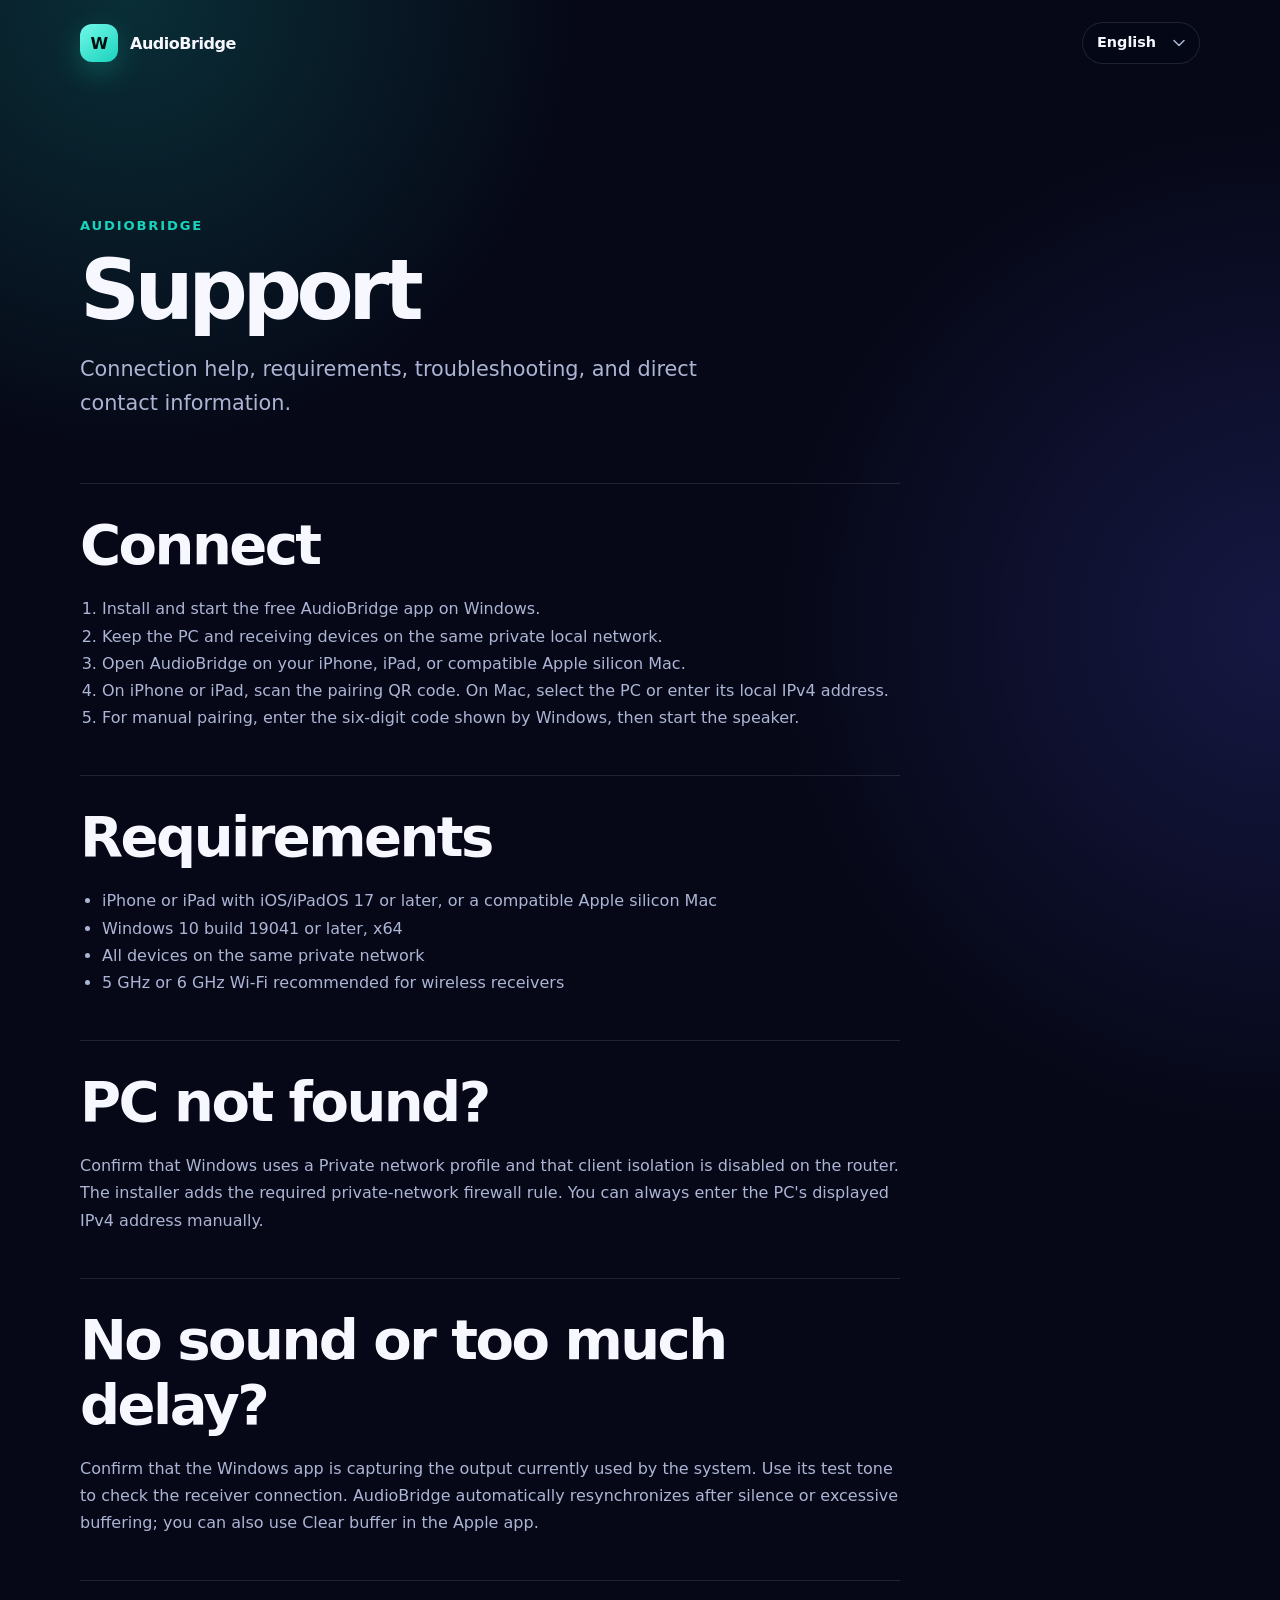
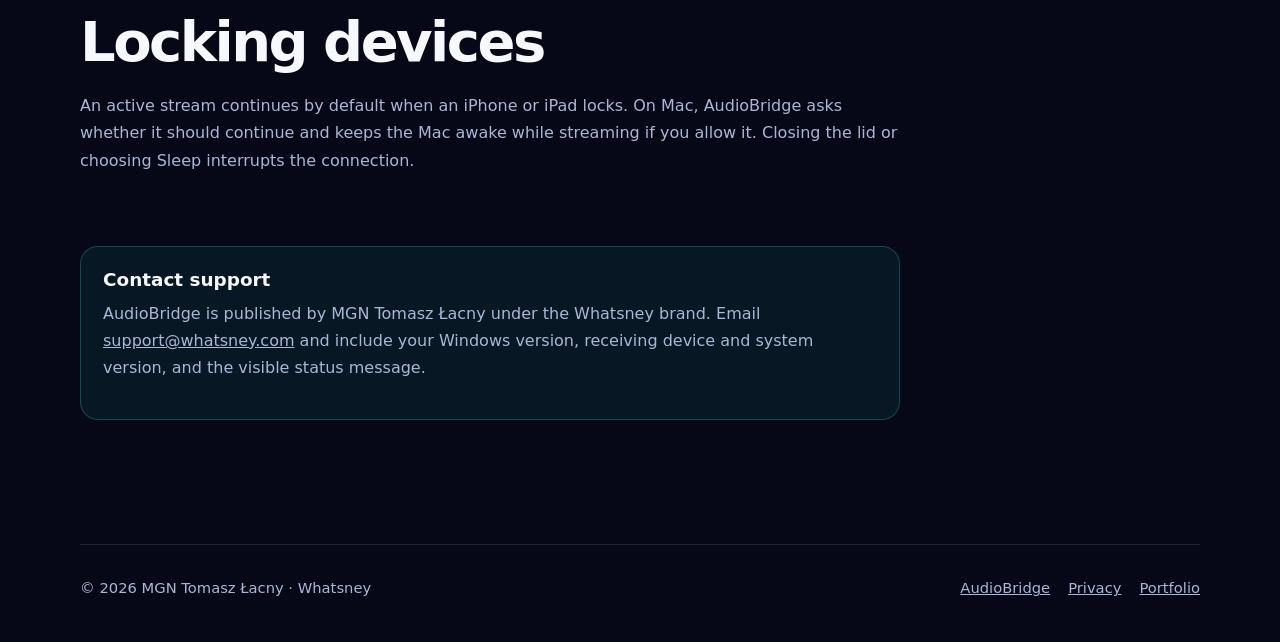
<file: audiobridge/support/index.html>
<!doctype html>
<html lang="en" data-active-lang="en">
  <head>
    <meta charset="utf-8">
    <meta name="viewport" content="width=device-width, initial-scale=1">
    <meta name="description" content="AudioBridge connection help, requirements, troubleshooting, and contact information.">
    <title>AudioBridge Support</title>
    <link rel="stylesheet" href="../assets/styles.css">
    <script src="../assets/site.js" defer></script>
  </head>
  <body>
    <header class="site-header">
      <a class="brand" href="../">
        <span class="brand-mark">W</span>
        <span>AudioBridge</span>
      </a>
      <select class="language-picker" data-language-picker aria-label="Language">
        <option value="en">English</option>
        <option value="pl">Polski</option>
        <option value="es">Español</option>
      </select>
    </header>

    <main class="page-shell">
      <div class="page-heading">
        <p class="eyebrow">AudioBridge</p>
        <div data-lang="en"><h1>Support</h1><p class="lead">Connection help, requirements, troubleshooting, and direct contact information.</p></div>
        <div data-lang="pl"><h1>Pomoc</h1><p class="lead">Instrukcja połączenia, wymagania, rozwiązywanie problemów i bezpośredni kontakt.</p></div>
        <div data-lang="es"><h1>Soporte</h1><p class="lead">Ayuda de conexión, requisitos, solución de problemas y contacto directo.</p></div>
      </div>

      <article class="prose">
        <section>
          <div data-lang="en">
            <h2>Connect</h2>
            <ol>
              <li>Install and start the free AudioBridge app on Windows.</li>
              <li>Keep the PC and receiving devices on the same private local network.</li>
              <li>Open AudioBridge on your iPhone, iPad, or compatible Apple silicon Mac.</li>
              <li>On iPhone or iPad, scan the pairing QR code. On Mac, select the PC or enter its local IPv4 address.</li>
              <li>For manual pairing, enter the six-digit code shown by Windows, then start the speaker.</li>
            </ol>
          </div>
          <div data-lang="pl">
            <h2>Połączenie</h2>
            <ol>
              <li>Zainstaluj i uruchom bezpłatną aplikację AudioBridge na Windows.</li>
              <li>Komputer i odbiorniki muszą być w tej samej prywatnej sieci lokalnej.</li>
              <li>Otwórz AudioBridge na iPhonie, iPadzie lub zgodnym Macu z Apple silicon.</li>
              <li>Na iPhonie lub iPadzie zeskanuj kod QR. Na Macu wybierz PC lub wpisz jego lokalny adres IPv4.</li>
              <li>Przy ręcznym parowaniu wpisz sześciocyfrowy kod z Windows, a następnie uruchom głośnik.</li>
            </ol>
          </div>
          <div data-lang="es">
            <h2>Conexión</h2>
            <ol>
              <li>Instala e inicia la aplicación gratuita AudioBridge en Windows.</li>
              <li>Mantén el PC y los receptores en la misma red local privada.</li>
              <li>Abre AudioBridge en el iPhone, iPad o un Mac compatible con Apple silicon.</li>
              <li>En iPhone o iPad, escanea el QR. En Mac, selecciona el PC o introduce su dirección IPv4 local.</li>
              <li>Para el emparejamiento manual, introduce el código de seis dígitos de Windows e inicia el altavoz.</li>
            </ol>
          </div>
        </section>

        <section>
          <div data-lang="en"><h2>Requirements</h2><ul><li>iPhone or iPad with iOS/iPadOS 17 or later, or a compatible Apple silicon Mac</li><li>Windows 10 build 19041 or later, x64</li><li>All devices on the same private network</li><li>5 GHz or 6 GHz Wi-Fi recommended for wireless receivers</li></ul></div>
          <div data-lang="pl"><h2>Wymagania</h2><ul><li>iPhone lub iPad z iOS/iPadOS 17 lub nowszym albo zgodny Mac z Apple silicon</li><li>Windows 10 build 19041 lub nowszy, x64</li><li>Wszystkie urządzenia w tej samej prywatnej sieci</li><li>Dla odbiorników bezprzewodowych zalecane Wi-Fi 5 GHz lub 6 GHz</li></ul></div>
          <div data-lang="es"><h2>Requisitos</h2><ul><li>iPhone o iPad con iOS/iPadOS 17 o posterior, o un Mac compatible con Apple silicon</li><li>Windows 10 compilación 19041 o posterior, x64</li><li>Todos los dispositivos en la misma red privada</li><li>Wi-Fi de 5 GHz o 6 GHz recomendado para receptores inalámbricos</li></ul></div>
        </section>

        <section>
          <div data-lang="en"><h2>PC not found?</h2><p>Confirm that Windows uses a Private network profile and that client isolation is disabled on the router. The installer adds the required private-network firewall rule. You can always enter the PC's displayed IPv4 address manually.</p></div>
          <div data-lang="pl"><h2>Nie widać komputera?</h2><p>Sprawdź, czy Windows używa profilu sieci Prywatnej, a izolacja klientów na routerze jest wyłączona. Instalator dodaje wymaganą regułę zapory dla sieci prywatnej. Zawsze możesz ręcznie wpisać adres IPv4 wyświetlany na PC.</p></div>
          <div data-lang="es"><h2>¿No aparece el PC?</h2><p>Comprueba que Windows use un perfil de red Privada y que el aislamiento de clientes esté desactivado en el router. El instalador añade la regla de firewall necesaria. También puedes introducir manualmente la dirección IPv4 mostrada en el PC.</p></div>
        </section>

        <section>
          <div data-lang="en"><h2>No sound or too much delay?</h2><p>Confirm that the Windows app is capturing the output currently used by the system. Use its test tone to check the receiver connection. AudioBridge automatically resynchronizes after silence or excessive buffering; you can also use Clear buffer in the Apple app.</p></div>
          <div data-lang="pl"><h2>Brak dźwięku lub duże opóźnienie?</h2><p>Sprawdź, czy aplikacja Windows przechwytuje wyjście aktualnie używane przez system. Użyj tonu testowego, aby sprawdzić połączenie z odbiornikiem. AudioBridge automatycznie synchronizuje się po ciszy lub przepełnieniu bufora; możesz też użyć przycisku Wyczyść bufor.</p></div>
          <div data-lang="es"><h2>¿Sin sonido o con demasiado retraso?</h2><p>Comprueba que la aplicación Windows capture la salida que usa el sistema. Usa el tono de prueba para verificar la conexión. AudioBridge se resincroniza tras el silencio o un búfer excesivo; también puedes usar Vaciar búfer en la aplicación Apple.</p></div>
        </section>

        <section>
          <div data-lang="en"><h2>Locking devices</h2><p>An active stream continues by default when an iPhone or iPad locks. On Mac, AudioBridge asks whether it should continue and keeps the Mac awake while streaming if you allow it. Closing the lid or choosing Sleep interrupts the connection.</p></div>
          <div data-lang="pl"><h2>Blokowanie urządzeń</h2><p>Aktywny stream domyślnie działa po zablokowaniu iPhone'a lub iPada. Na Macu AudioBridge pyta, czy ma kontynuować, i po uzyskaniu zgody zapobiega automatycznemu uśpieniu podczas streamowania. Zamknięcie klapy lub wybranie Uśpij przerywa połączenie.</p></div>
          <div data-lang="es"><h2>Bloqueo de dispositivos</h2><p>Una transmisión activa continúa por defecto al bloquear el iPhone o iPad. En Mac, AudioBridge pregunta si debe continuar y mantiene el Mac activo mientras transmite si lo permites. Cerrar la tapa o elegir Reposo interrumpe la conexión.</p></div>
        </section>

        <div class="callout">
          <div data-lang="en"><h3>Contact support</h3><p>AudioBridge is published by MGN Tomasz Łacny under the Whatsney brand. Email <a href="mailto:support@whatsney.com">support@whatsney.com</a> and include your Windows version, receiving device and system version, and the visible status message.</p></div>
          <div data-lang="pl"><h3>Kontakt z pomocą</h3><p>Wydawcą AudioBridge jest MGN Tomasz Łacny, działający pod marką Whatsney. Napisz na <a href="mailto:support@whatsney.com">support@whatsney.com</a> i podaj wersję Windows, model odbiornika, wersję jego systemu oraz widoczny komunikat stanu.</p></div>
          <div data-lang="es"><h3>Contactar con soporte</h3><p>AudioBridge es publicado por MGN Tomasz Łacny bajo la marca Whatsney. Escribe a <a href="mailto:support@whatsney.com">support@whatsney.com</a> e indica la versión de Windows, el receptor, su versión del sistema y el mensaje de estado visible.</p></div>
        </div>
      </article>
    </main>

    <footer class="site-footer">
      <span>© 2026 MGN Tomasz Łacny · Whatsney</span>
      <div class="footer-links"><a href="../">AudioBridge</a><a href="../privacy/">Privacy</a><a href="../../">Portfolio</a></div>
    </footer>
  </body>
</html>
</file>
<file: styles.css>
:root {
  --ink: #0b0d0c;
  --paper: #e9e8e2;
  --lime: #c8ff36;
  --pink: #ff7bab;
  --green: #9bea68;
  --blue: #78aaff;
  --line: rgba(11, 13, 12, 0.18);
  --mono: "DM Mono", monospace;
  --sans: "Manrope", sans-serif;
}

* { box-sizing: border-box; }
html { scroll-behavior: smooth; }
body {
  margin: 0;
  background: var(--paper);
  color: var(--ink);
  font-family: var(--sans);
  font-size: 16px;
  line-height: 1.6;
}
a { color: inherit; text-decoration: none; }
.grain {
  position: fixed;
  inset: 0;
  pointer-events: none;
  z-index: 20;
  opacity: .045;
  background-image: url("data:image/svg+xml,%3Csvg viewBox='0 0 180 180' xmlns='http://www.w3.org/2000/svg'%3E%3Cfilter id='n'%3E%3CfeTurbulence type='fractalNoise' baseFrequency='.9' numOctaves='4' stitchTiles='stitch'/%3E%3C/filter%3E%3Crect width='100%25' height='100%25' filter='url(%23n)' opacity='.8'/%3E%3C/svg%3E");
}
.site-header {
  height: 90px;
  padding: 0 5vw;
  display: flex;
  align-items: center;
  justify-content: space-between;
  border-bottom: 1px solid var(--line);
  position: absolute;
  z-index: 10;
  width: 100%;
}
.logo { display: flex; align-items: center; gap: 10px; font-weight: 700; letter-spacing: -.04em; font-size: 20px; }
.logo-mark {
  width: 34px;
  height: 34px;
  display: grid;
  place-items: center;
  background: var(--ink);
  color: var(--lime);
  border-radius: 50%;
  font: 500 14px var(--mono);
}
nav { display: flex; gap: 36px; font: 500 12px var(--mono); text-transform: uppercase; letter-spacing: .08em; }
nav a, .header-link { transition: opacity .2s; }
nav a:hover, .header-link:hover { opacity: .5; }
.header-actions { display: flex; align-items: center; gap: 16px; }
.header-link { font: 500 12px var(--mono); text-transform: uppercase; letter-spacing: .08em; }
.language-picker {
  min-height: 38px;
  padding: 8px 34px 8px 12px;
  appearance: none;
  color: var(--ink);
  border: 1px solid var(--line);
  border-radius: 999px;
  background-color: rgba(233, 232, 226, .72);
  background-image: url("data:image/svg+xml,%3Csvg xmlns='http://www.w3.org/2000/svg' width='12' height='8' viewBox='0 0 12 8' fill='none'%3E%3Cpath d='M1 1.5 6 6.5l5-5' stroke='%230B0D0C' stroke-width='1.5' stroke-linecap='round' stroke-linejoin='round'/%3E%3C/svg%3E");
  background-repeat: no-repeat;
  background-position: right 13px center;
  font: 500 12px var(--mono);
  text-transform: uppercase;
  letter-spacing: .06em;
  cursor: pointer;
}

.hero {
  min-height: 100vh;
  padding: 170px 5vw 70px;
  display: grid;
  grid-template-columns: 1.05fr .95fr;
  align-items: center;
  position: relative;
  overflow: hidden;
}
.eyebrow, .section-number {
  font: 500 11px var(--mono);
  letter-spacing: .12em;
  text-transform: uppercase;
}
.eyebrow { display: flex; align-items: center; gap: 10px; margin-bottom: 30px; }
.status-dot { width: 8px; height: 8px; background: #47af57; border-radius: 50%; box-shadow: 0 0 0 4px rgba(71,175,87,.14); }
h1, h2, h3, p { margin-top: 0; }
h1 {
  font-size: clamp(60px, 7.7vw, 122px);
  line-height: .9;
  letter-spacing: -.075em;
  margin-bottom: 42px;
  font-weight: 600;
}
em { font-family: Georgia, serif; font-weight: 400; }
.hero h1 em { color: transparent; -webkit-text-stroke: 1.5px var(--ink); }
.hero-intro { max-width: 610px; font-size: clamp(17px, 1.5vw, 21px); color: rgba(11,13,12,.72); line-height: 1.7; }
.hero-intro strong { color: var(--ink); }
.hero-actions { display: flex; align-items: center; gap: 35px; margin-top: 38px; }
.button { display: inline-flex; align-items: center; gap: 28px; padding: 16px 22px; font: 500 12px var(--mono); text-transform: uppercase; letter-spacing: .05em; }
.button-primary { background: var(--ink); color: white; }
.button-primary span { color: var(--lime); }
.text-link { font: 500 12px var(--mono); text-transform: uppercase; letter-spacing: .06em; border-bottom: 1px solid; padding-bottom: 4px; }
.text-link span { margin-left: 8px; }
.hero-visual { position: relative; min-height: 560px; display: grid; place-items: center; }
.orbit { position: absolute; border: 1px solid rgba(11,13,12,.14); border-radius: 50%; }
.orbit-one { width: 540px; height: 540px; }
.orbit-two { width: 360px; height: 360px; }
.orbit-one::before, .orbit-two::before {
  content: "";
  position: absolute;
  width: 10px;
  height: 10px;
  border-radius: 50%;
  background: var(--pink);
  top: 15%;
  left: 15%;
}
.orbit-two::before { background: var(--lime); top: auto; left: auto; right: 4%; bottom: 28%; }
.code-card {
  position: relative;
  width: min(470px, 90%);
  background: var(--ink);
  color: white;
  padding: 70px 35px 35px;
  transform: rotate(-3deg);
  box-shadow: 25px 30px 0 rgba(11,13,12,.08);
}
.code-bar { position: absolute; top: 20px; left: 25px; display: flex; gap: 7px; }
.code-bar i { width: 8px; height: 8px; border-radius: 50%; background: #555; }
.code-bar i:first-child { background: var(--pink); }
.code-bar i:nth-child(2) { background: #ffe274; }
.code-bar i:last-child { background: var(--green); }
pre { font: 400 clamp(11px, 1vw, 14px)/1.9 var(--mono); margin: 0; }
pre .muted { color: #555; }
pre .pink { color: var(--pink); }
pre .green { color: var(--green); }
pre .blue { color: var(--blue); }
pre .cream { color: #f0e4b8; }
.code-label { position: absolute; right: 20px; bottom: 14px; color: #555; font: 10px var(--mono); }
.scroll-note { position: absolute; bottom: 25px; left: 5vw; font: 10px var(--mono); text-transform: uppercase; letter-spacing: .1em; }
.scroll-note span { margin-left: 12px; }

.manifesto { background: var(--ink); color: white; padding: 110px 5vw 125px; }
.manifesto .section-number { color: var(--lime); margin-bottom: 75px; }
.manifesto-grid { display: grid; grid-template-columns: 1fr 1fr; gap: 8vw; }
h2 { font-size: clamp(45px, 5.3vw, 82px); line-height: 1.05; letter-spacing: -.055em; font-weight: 500; }
.manifesto h2 em { color: var(--lime); }
.manifesto-copy { max-width: 630px; color: rgba(255,255,255,.67); font-size: 18px; }
.manifesto-copy p + p { margin-top: 24px; }
.principles { margin-top: 60px; border-top: 1px solid rgba(255,255,255,.2); display: grid; }
.principles span { padding: 18px 0; border-bottom: 1px solid rgba(255,255,255,.2); color: white; font: 12px var(--mono); text-transform: uppercase; letter-spacing: .08em; }

.work { padding: 120px 5vw 140px; }
.section-heading { display: flex; align-items: end; justify-content: space-between; margin-bottom: 70px; }
.section-heading h2 { margin: 25px 0 0; }
.section-heading h2 em { color: #85857f; }
.project { display: grid; grid-template-columns: 70px 1.5fr 1fr 80px; align-items: center; gap: 30px; padding: 42px 10px; border-top: 1px solid var(--line); transition: padding .25s, background .25s; }
.project:last-child { border-bottom: 1px solid var(--line); }
.project:hover { padding-left: 25px; padding-right: 25px; background: rgba(255,255,255,.38); }
.project-index { font: 12px var(--mono); color: #777; }
.project h3 { font-size: clamp(25px, 3vw, 42px); letter-spacing: -.045em; margin-bottom: 8px; }
.project p { color: #696963; margin: 0; max-width: 620px; }
.project-meta { display: flex; gap: 8px; flex-wrap: wrap; }
.project-meta span { border: 1px solid var(--line); border-radius: 30px; padding: 6px 11px; font: 10px var(--mono); text-transform: uppercase; }
.project-arrow { font-size: 24px; }
.project-status { font: 500 10px var(--mono); text-transform: uppercase; letter-spacing: .08em; text-align: right; }

.contact { background: var(--lime); padding: 100px 5vw 110px; }
.contact .section-number { margin-bottom: 70px; }
.contact-grid { display: grid; grid-template-columns: 1fr 1fr; gap: 10vw; }
.contact h2 { margin-bottom: 30px; }
.contact h2 em { font-style: italic; }
.contact-grid > div > p { max-width: 600px; font-size: 18px; }
.contact-email {
  display: inline-flex;
  align-items: center;
  gap: 14px;
  margin-top: 18px;
  padding-bottom: 5px;
  border-bottom: 2px solid var(--ink);
  font: 600 clamp(17px, 2vw, 25px) var(--mono);
  letter-spacing: -.04em;
}
.contact-email span { font-size: 17px; transition: transform .2s; }
.contact-email:hover span { transform: translate(4px, -4px); }
.contact-links { border-top: 1px solid rgba(11,13,12,.3); }
.contact-links a { display: grid; grid-template-columns: 1fr 1.5fr auto; align-items: center; border-bottom: 1px solid rgba(11,13,12,.3); padding: 25px 0; }
.contact-links span { font: 10px var(--mono); text-transform: uppercase; }
.contact-links strong { font-size: 23px; }
.contact-links i { font-style: normal; font-size: 20px; transition: transform .2s; }
.contact-links a:hover i { transform: translate(4px,-4px); }

footer { background: var(--ink); color: white; min-height: 110px; padding: 30px 5vw; display: flex; align-items: center; justify-content: space-between; }
footer p { margin: 0; font: 10px var(--mono); color: rgba(255,255,255,.55); text-transform: uppercase; letter-spacing: .08em; }

.reveal {
  opacity: 0;
  transform: translateY(24px);
  transition: opacity .7s ease, transform .7s ease;
}
.reveal.visible {
  opacity: 1;
  transform: translateY(0);
}

@media (max-width: 900px) {
  nav { display: none; }
  .hero { grid-template-columns: 1fr; padding-top: 145px; }
  .hero-visual { min-height: 500px; }
  .manifesto-grid, .contact-grid { grid-template-columns: 1fr; }
  .manifesto-copy { margin-left: 10vw; }
  .project { grid-template-columns: 45px 1fr 80px; }
  .project-meta { grid-column: 2; }
  .project-arrow, .project-status { grid-column: 3; grid-row: 1; }
}
@media (max-width: 600px) {
  .site-header { height: 75px; }
  .header-actions { gap: 10px; }
  .header-link { font-size: 10px; }
  .language-picker { min-height: 34px; padding: 7px 30px 7px 10px; font-size: 10px; }
  .hero { padding: 125px 22px 50px; min-height: auto; }
  h1 { font-size: 58px; }
  .hero-actions { align-items: flex-start; flex-direction: column; gap: 22px; }
  .hero-visual { min-height: 420px; }
  .orbit-one { width: 390px; height: 390px; }
  .orbit-two { width: 270px; height: 270px; }
  .code-card { padding: 58px 20px 30px; }
  .scroll-note { display: none; }
  .manifesto, .work, .contact { padding: 75px 22px; }
  .manifesto .section-number, .contact .section-number { margin-bottom: 45px; }
  .manifesto-copy { margin-left: 0; }
  .section-heading { align-items: flex-start; flex-direction: column; gap: 25px; margin-bottom: 45px; }
  .project { grid-template-columns: 35px 1fr 25px; padding: 30px 0; gap: 12px; }
  .project p { font-size: 14px; }
  .project-status { writing-mode: vertical-rl; }
  .contact-links a { grid-template-columns: 1fr auto; }
  .contact-links strong { grid-column: 1; }
  .contact-links i { grid-column: 2; grid-row: 1 / 3; }
  footer { flex-direction: column; align-items: flex-start; gap: 20px; padding: 35px 22px; }
}

@media (prefers-reduced-motion: no-preference) {
  .code-card { animation: drift 6s ease-in-out infinite; }
  .orbit-one { animation: spin 30s linear infinite; }
  .orbit-two { animation: spin 22s linear infinite reverse; }
  @keyframes drift { 0%, 100% { transform: rotate(-3deg) translateY(0); } 50% { transform: rotate(-1.5deg) translateY(-12px); } }
  @keyframes spin { to { transform: rotate(360deg); } }
}
</file>
<file: audiobridge/assets/styles.css>
:root {
  color-scheme: dark;
  --background: #060817;
  --surface: rgba(17, 23, 48, 0.78);
  --text: #f7f8ff;
  --muted: #adb5d5;
  --accent: #19d3bd;
  --line: rgba(255, 255, 255, 0.11);
  --shadow: 0 26px 80px rgba(0, 0, 0, 0.35);
  font-family: Inter, ui-sans-serif, system-ui, -apple-system, BlinkMacSystemFont,
    "Segoe UI", sans-serif;
}

* {
  box-sizing: border-box;
}

html {
  scroll-behavior: smooth;
}

body {
  min-height: 100vh;
  margin: 0;
  color: var(--text);
  background:
    radial-gradient(circle at 10% 0%, rgba(26, 211, 189, 0.19), transparent 28rem),
    radial-gradient(circle at 100% 28%, rgba(87, 91, 255, 0.19), transparent 32rem),
    var(--background);
}

a {
  color: inherit;
}

.site-header,
.page-shell,
.site-footer {
  width: min(1120px, calc(100% - 32px));
  margin-inline: auto;
}

.site-header {
  display: flex;
  align-items: center;
  justify-content: space-between;
  gap: 20px;
  padding: 22px 0;
}

.brand {
  display: inline-flex;
  align-items: center;
  gap: 12px;
  color: var(--text);
  font-weight: 800;
  letter-spacing: -0.03em;
  text-decoration: none;
}

.brand-mark {
  display: grid;
  width: 38px;
  height: 38px;
  place-items: center;
  border-radius: 12px;
  color: #04100f;
  background: linear-gradient(145deg, #72f8e9, var(--accent));
  box-shadow: 0 10px 28px rgba(25, 211, 189, 0.26);
}

.header-actions {
  display: flex;
  align-items: center;
  gap: 10px;
}

.language-picker {
  min-height: 42px;
  padding: 9px 38px 9px 14px;
  color-scheme: dark;
  appearance: none;
  color: var(--text);
  border: 1px solid var(--line);
  border-radius: 999px;
  background-color: rgba(5, 8, 23, 0.72);
  background-image: url("data:image/svg+xml,%3Csvg xmlns='http://www.w3.org/2000/svg' width='12' height='8' viewBox='0 0 12 8' fill='none'%3E%3Cpath d='M1 1.5 6 6.5l5-5' stroke='%23ADB5D5' stroke-width='1.5' stroke-linecap='round' stroke-linejoin='round'/%3E%3C/svg%3E");
  background-repeat: no-repeat;
  background-position: right 14px center;
  font: inherit;
  font-size: 0.9rem;
  font-weight: 700;
  line-height: 1.2;
  cursor: pointer;
}

.page-shell {
  padding: 72px 0 96px;
}

.hero {
  display: grid;
  grid-template-columns: 1.15fr 0.85fr;
  align-items: center;
  gap: 64px;
  min-height: 610px;
  padding-bottom: 76px;
}

.eyebrow {
  margin: 0 0 18px;
  color: var(--accent);
  font-size: 0.82rem;
  font-weight: 800;
  letter-spacing: 0.14em;
  text-transform: uppercase;
}

h1,
h2,
h3,
p {
  margin-top: 0;
}

h1 {
  max-width: 780px;
  margin-bottom: 22px;
  font-size: clamp(3rem, 8vw, 6.4rem);
  line-height: 0.95;
  letter-spacing: -0.065em;
}

h2 {
  margin-bottom: 18px;
  font-size: clamp(2rem, 5vw, 3.5rem);
  letter-spacing: -0.045em;
}

h3 {
  margin-bottom: 10px;
  font-size: 1.15rem;
}

.lead {
  max-width: 650px;
  color: var(--muted);
  font-size: clamp(1.08rem, 2vw, 1.3rem);
  line-height: 1.65;
}

.actions {
  display: flex;
  flex-wrap: wrap;
  gap: 12px;
  margin-top: 34px;
}

.button {
  display: inline-flex;
  align-items: center;
  justify-content: center;
  min-height: 48px;
  padding: 0 20px;
  border: 1px solid var(--line);
  border-radius: 14px;
  font-weight: 750;
  text-decoration: none;
  transition: 160ms ease;
}

.button:hover {
  transform: translateY(-2px);
  border-color: rgba(255, 255, 255, 0.25);
}

.button.primary {
  color: #04100f;
  border-color: transparent;
  background: linear-gradient(145deg, #72f8e9, var(--accent));
}

.button.secondary {
  background: rgba(255, 255, 255, 0.055);
}

.product-visual {
  position: relative;
  display: grid;
  place-items: center;
  min-height: 450px;
}

.product-visual::before {
  position: absolute;
  width: 80%;
  height: 80%;
  content: "";
  border-radius: 50%;
  background: rgba(25, 211, 189, 0.13);
  filter: blur(45px);
}

.app-icon {
  position: relative;
  width: min(340px, 75vw);
  border-radius: 26%;
  box-shadow: var(--shadow);
  transform: rotate(3deg);
}

.pricing-note {
  display: inline-flex;
  gap: 10px;
  align-items: center;
  margin-top: 22px;
  padding: 10px 14px;
  color: var(--muted);
  border: 1px solid var(--line);
  border-radius: 999px;
  background: rgba(255, 255, 255, 0.045);
}

.section {
  padding: 76px 0;
  border-top: 1px solid var(--line);
}

.grid {
  display: grid;
  grid-template-columns: repeat(3, minmax(0, 1fr));
  gap: 18px;
}

.card {
  padding: 26px;
  border: 1px solid var(--line);
  border-radius: 24px;
  background: var(--surface);
  box-shadow: 0 20px 50px rgba(0, 0, 0, 0.13);
  backdrop-filter: blur(18px);
}

.card p,
.prose p,
.prose li {
  color: var(--muted);
  line-height: 1.7;
}

.card-icon {
  display: grid;
  width: 44px;
  height: 44px;
  margin-bottom: 18px;
  place-items: center;
  border-radius: 14px;
  color: var(--accent);
  background: rgba(25, 211, 189, 0.1);
  font-weight: 900;
}

.page-heading {
  max-width: 800px;
  padding: 60px 0 42px;
}

.page-heading h1 {
  font-size: clamp(2.8rem, 7vw, 5.2rem);
}

.prose {
  max-width: 820px;
}

.prose section {
  padding: 28px 0;
  border-top: 1px solid var(--line);
}

.prose ul,
.prose ol {
  padding-left: 22px;
}

.callout {
  margin: 28px 0;
  padding: 22px;
  border: 1px solid rgba(25, 211, 189, 0.28);
  border-radius: 18px;
  background: rgba(25, 211, 189, 0.08);
}

.site-footer {
  display: flex;
  flex-wrap: wrap;
  justify-content: space-between;
  gap: 18px;
  padding: 34px 0 46px;
  color: var(--muted);
  border-top: 1px solid var(--line);
  font-size: 0.92rem;
}

.footer-links {
  display: flex;
  flex-wrap: wrap;
  gap: 18px;
}

[data-lang] {
  display: none;
}

html[data-active-lang="en"] [data-lang="en"],
html[data-active-lang="pl"] [data-lang="pl"],
html[data-active-lang="es"] [data-lang="es"] {
  display: revert;
}

@media (max-width: 800px) {
  .hero {
    grid-template-columns: 1fr;
    gap: 30px;
    min-height: auto;
    padding-bottom: 56px;
  }

  .product-visual {
    min-height: 330px;
  }

  .grid {
    grid-template-columns: 1fr;
  }

  .page-shell {
    padding-top: 34px;
  }
}

@media (prefers-reduced-motion: reduce) {
  html {
    scroll-behavior: auto;
  }

  .button {
    transition: none;
  }
}
</file>
